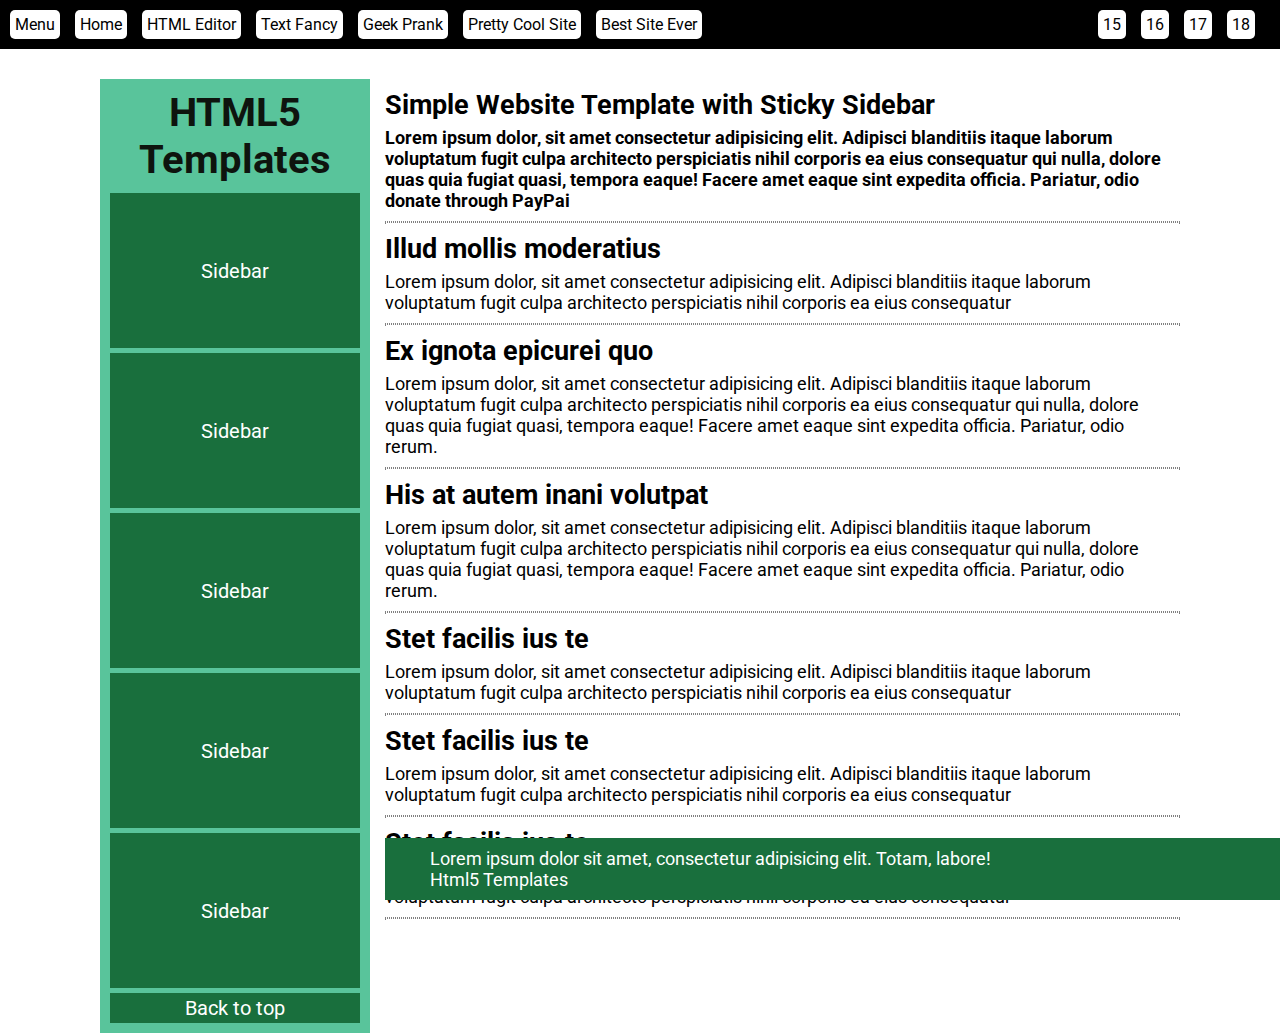
<file: lab1/index.html>
<!DOCTYPE html>
<html lang="en">

<head>
    <meta charset="UTF-8">
    <meta http-equiv="X-UA-Compatible" content="IE=edge">
    <meta name="viewport" content="width=device-width, initial-scale=1.0">
    <title>Document</title>
    <link rel="stylesheet" href="style.css">
</head>

<body>

    <div class="nav">
        <ul class="left-item">
            <li class="menu-icon"><a href="#">Menu</a></li>
            <li><a href="#">Home</a></li>
            <li><a href="#">HTML Editor</a></li>
            <li><a href="#">Text Fancy</a></li>
            <li><a href="#">Geek Prank</a></li>
            <li><a href="#">Pretty Cool Site</a></li>
            <li><a href="#">Best Site Ever</a></li>
        </ul>

        <ul class="right-item">
            <li>15</li>
            <li>16</li>
            <li>17</li>
            <li>18</li>
        </ul>
    </div>

    <section class="main">
        <div class="main-left">
            <div>
                <h1>HTML5 Templates</h1>
                <div class="sidebar">
                    Sidebar
                </div>
                <div class="sidebar">
                    Sidebar
                </div>
                <div class="sidebar">
                    Sidebar
                </div>
                <div class="sidebar">
                    Sidebar
                </div>
                <div class="sidebar">
                    Sidebar
                </div>
                <div class="arrow">
                    <a href="index.html">
                        Back to top
                    </a>
                </div>
            </div>
        </div>
        <div class="main-right">
            <p>
            <h2>Simple Website Template with Sticky Sidebar</h2>
            <strong> Lorem ipsum dolor, sit amet consectetur adipisicing elit. Adipisci blanditiis itaque laborum
                voluptatum fugit culpa architecto perspiciatis nihil corporis ea eius consequatur qui nulla, dolore
                quas
                quia fugiat quasi, tempora eaque! Facere amet eaque sint expedita officia. Pariatur, odio
                <a href=""> donate through PayPai</a>
            </strong>
            </p>
            <hr>
            <p>
            <h2>Illud mollis moderatius</h2>
            Lorem ipsum dolor, sit amet consectetur adipisicing elit. Adipisci blanditiis itaque laborum voluptatum
            fugit culpa architecto perspiciatis nihil corporis ea eius consequatur
            </p>
            <hr>
            <p>
            <h2>Ex ignota epicurei quo</h2>
            Lorem ipsum dolor, sit amet consectetur adipisicing elit. Adipisci blanditiis itaque laborum voluptatum
            fugit culpa architecto perspiciatis nihil corporis ea eius consequatur qui nulla, dolore quas quia
            fugiat
            quasi, tempora eaque! Facere amet eaque sint expedita officia. Pariatur, odio rerum.
            </p>
            <hr>
            <p>
            <h2>His at autem inani volutpat</h2>
            Lorem ipsum dolor, sit amet consectetur adipisicing elit. Adipisci blanditiis itaque laborum voluptatum
            fugit culpa architecto perspiciatis nihil corporis ea eius consequatur qui nulla, dolore quas quia
            fugiat
            quasi, tempora eaque! Facere amet eaque sint expedita officia. Pariatur, odio rerum.
            </p>
            <hr>
            <p>
            <h2>Stet facilis ius te</h2>
            Lorem ipsum dolor, sit amet consectetur adipisicing elit. Adipisci blanditiis itaque laborum voluptatum
            fugit culpa architecto perspiciatis nihil corporis ea eius consequatur
            </p>
            <hr>
            <p>
            <h2>Stet facilis ius te</h2>
            Lorem ipsum dolor, sit amet consectetur adipisicing elit. Adipisci blanditiis itaque laborum voluptatum
            fugit culpa architecto perspiciatis nihil corporis ea eius consequatur
            </p>
            <hr>
            <p>
            <h2>Stet facilis ius te</h2>
            Lorem ipsum dolor, sit amet consectetur adipisicing elit. Adipisci blanditiis itaque laborum voluptatum
            fugit culpa architecto perspiciatis nihil corporis ea eius consequatur
            </p>
            <hr>


            <footer>Lorem ipsum dolor sit amet, consectetur adipisicing elit. Totam, labore! <br><a href="">Html5
                    Templates</a></footer>
        </div>

    </section>

</body>

</html>
</file>
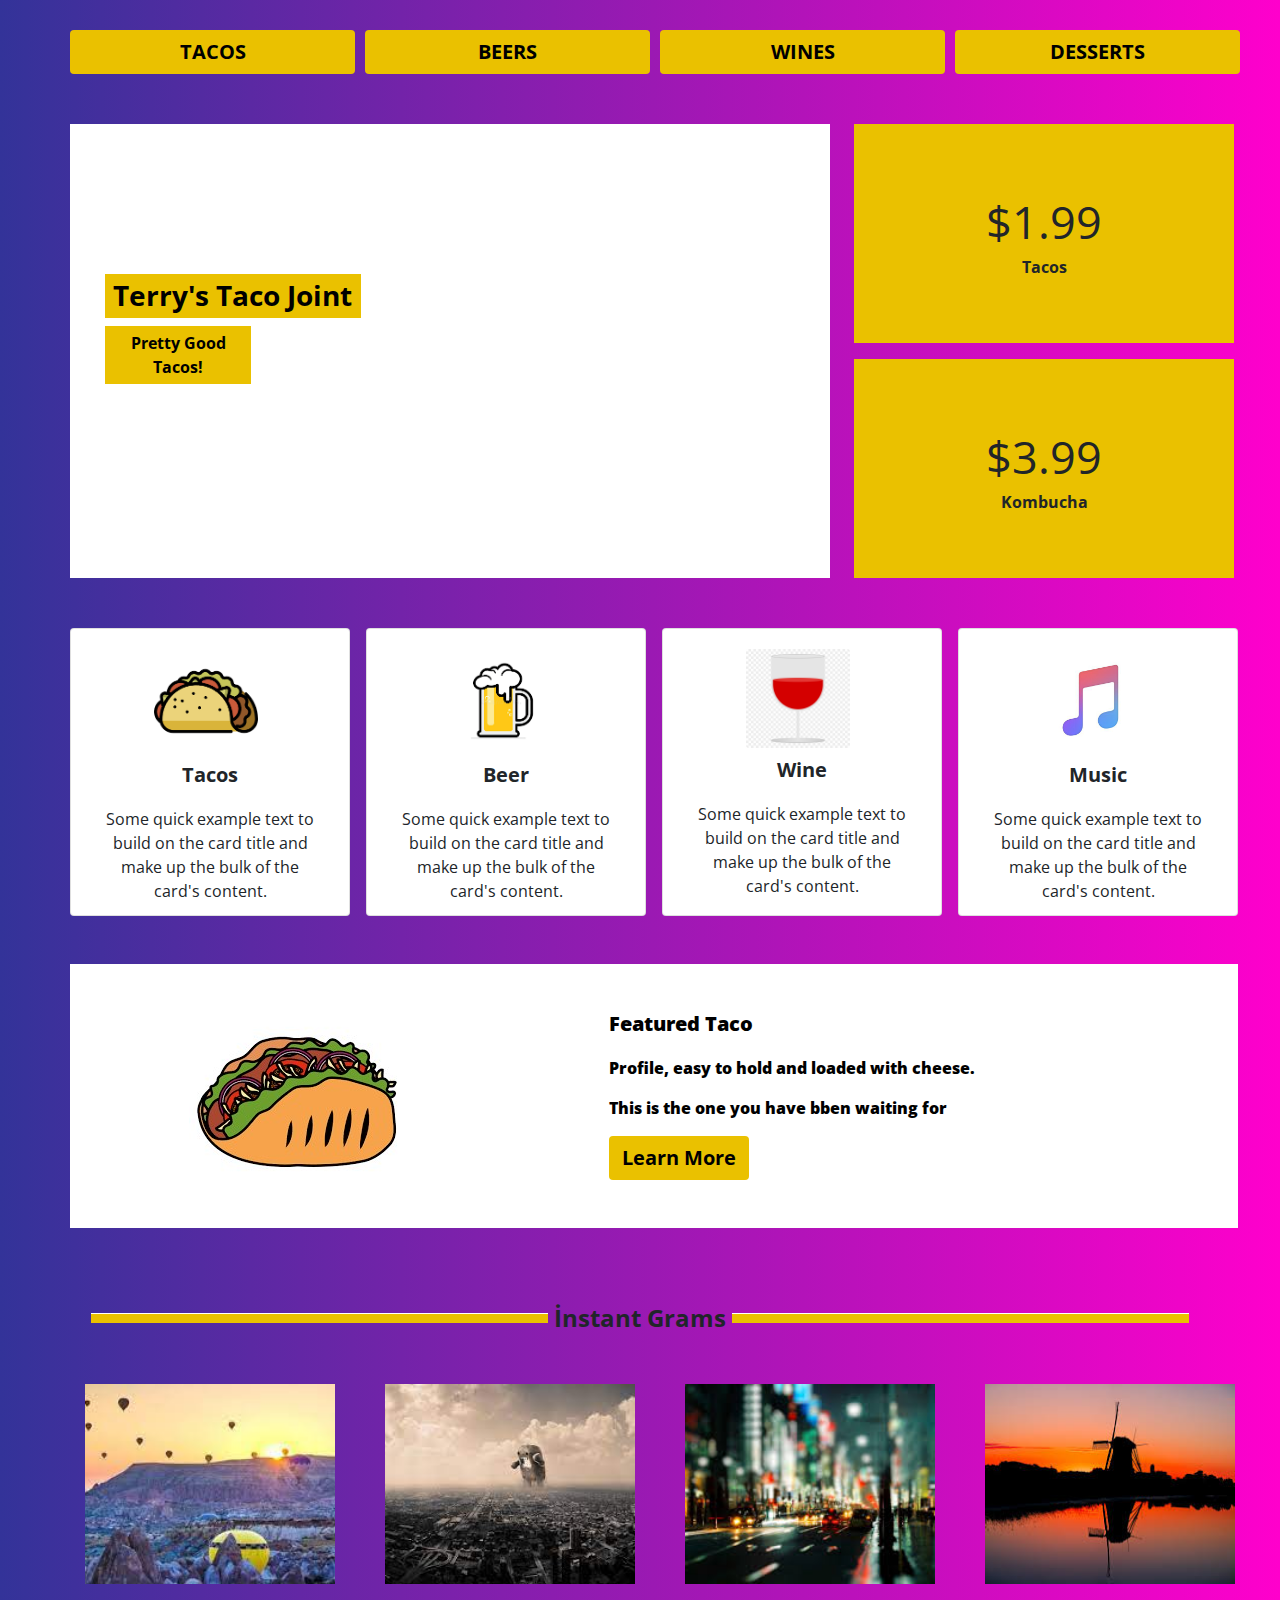
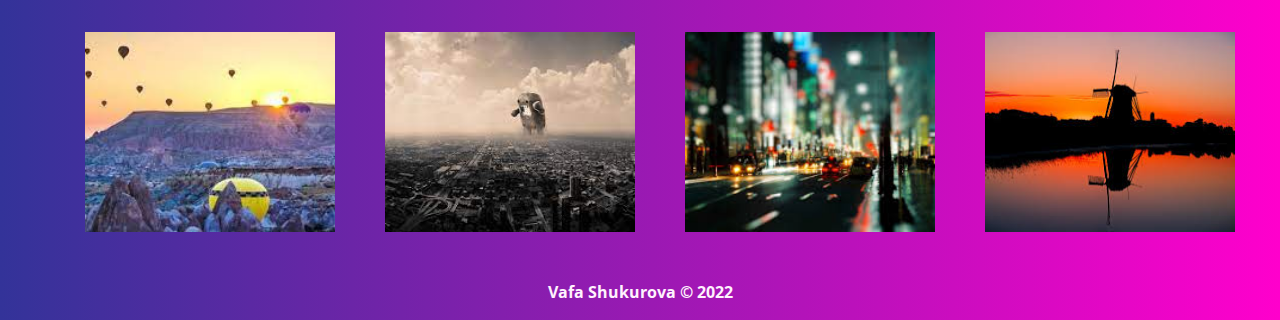
<file: lab2/index.html>
<!DOCTYPE html>
<html lang="en">

<head>
    <meta charset="UTF-8">
    <meta http-equiv="X-UA-Compatible" content="IE=edge">
    <meta name="viewport" content="width=device-width, initial-scale=1.0">
    <link rel="stylesheet" href="https://cdn.jsdelivr.net/npm/bootstrap@4.6.1/dist/css/bootstrap.min.css"
        integrity="sha384-zCbKRCUGaJDkqS1kPbPd7TveP5iyJE0EjAuZQTgFLD2ylzuqKfdKlfG/eSrtxUkn" crossorigin="anonymous">
    <link rel="stylesheet" href="https://cdn.jsdelivr.net/npm/bootstrap@4.0.0/dist/css/bootstrap.min.css"
        integrity="sha384-Gn5384xqQ1aoWXA+058RXPxPg6fy4IWvTNh0E263XmFcJlSAwiGgFAW/dAiS6JXm" crossorigin="anonymous">
    <link rel="stylesheet" href="./assets/style.css">
    <title>Document</title>
</head>

<body>
    <div class="container">
        <div class="row  buttons">
            <div class="col-3 btn">TACOS</div>
            <div class="col-3 btn">BEERS</div>
            <div class="col-3 btn">WINES</div>
            <div class="col-3 btn">DESSERTS</div>
        </div>

        <div class="row main-section">

            <div class="col-8 left-side">
                <h3>Terry's Taco Joint</h3>
                <p>Pretty Good Tacos!</p>
            </div>

            <div class="col-4 right-side">

                <div class="row sidebar">
                    <p>$1.99</p>
                    <span>Tacos</span>
                </div>
                <div class="row sidebar">
                    <p>$3.99</p>
                    <span>Kombucha</span>
                </div>
            </div>


        </div>

        <div class="row cards">

            <div class="card col-3" style="width: 18rem; height: 18rem;">
                <div class="card-body">
                    <img src="./assets/img/indir.png" alt="" class="card-img">
                    <h5 class="card-subtitle mb-2">Tacos</h5>
                    <p class="card-text">Some quick example text to build on the card title and make up the bulk of
                        the
                        card's content.</p>
                </div>
            </div>




            <div class="card col-3" style="width: 18rem; height: 18rem;">
                <div class="card-body">
                    <img src="./assets/img/indir (1).png" alt="" class="card-img">
                    <h5 class="card-subtitle mb-2">Beer</h5>
                    <p class="card-text">Some quick example text to build on the card title and make up the bulk of
                        the
                        card's content.</p>
                </div>
            </div>



            <div class="card col-3" style="width: 18rem; height: 18rem;">
                <div class="card-body">
                    <img src="./assets/img/498-4983642_wine-glass-symbol-icon-logo-wine-glass-red.png" alt=""
                        class="card-img">
                    <h5 class="card-subtitle mb-2">Wine</h5>
                    <p class="card-text">Some quick example text to build on the card title and make up the bulk of
                        the
                        card's content.</p>
                </div>
            </div>



            <div class="card col-3" style="width: 18rem; height: 18rem;">
                <div class="card-body">
                    <img src="./assets/img/d864c604298b23c445987de9294e454b.jpg" alt="" class="card-img">
                    <h5 class="card-subtitle mb-2">Music</h5>
                    <p class="card-text">Some quick example text to build on the card title and make up the bulk of
                        the
                        card's content.</p>
                </div>
            </div>


        </div>


        <div class="row feature">
            <div class="col">
                <img src="./assets/img/indir (3).jpg" alt="Yummy Taco" class="feature-img">
                <div class="content">
                    <h5>Featured Taco</h5>
                    <p>Profile, easy to hold and loaded with cheese.</p>
                    <p>This is the one you have bben waiting for</p>
                    <button class="btn">Learn More</button>
                </div>
            </div>
        </div>

        <span id="img-line">İnstant Grams</span>

        <div class="row images">

            <div class="col-3"><img src="./assets/img/2.jpg" alt=""></div>
            <div class="col-3"><img src="./assets/img/3.jpg" alt=""></div>
            <div class="col-3"><img src="./assets/img/4.jpg" alt=""></div>
            <div class="col-3"><img src="./assets/img/5.jpg" alt=""></div>
        </div>

        <div class="row images">
            <div class="col-3"><img src="./assets/img/2.jpg" alt=""></div>
            <div class="col-3"><img src="./assets/img/3.jpg" alt=""></div>
            <div class="col-3"><img src="./assets/img/4.jpg" alt=""></div>
            <div class="col-3"><img src="./assets/img/5.jpg" alt=""></div>
        </div>
 

    </div>
    <footer>Vafa Shukurova &copy; 2022</footer>

</body>

</html>
</file>
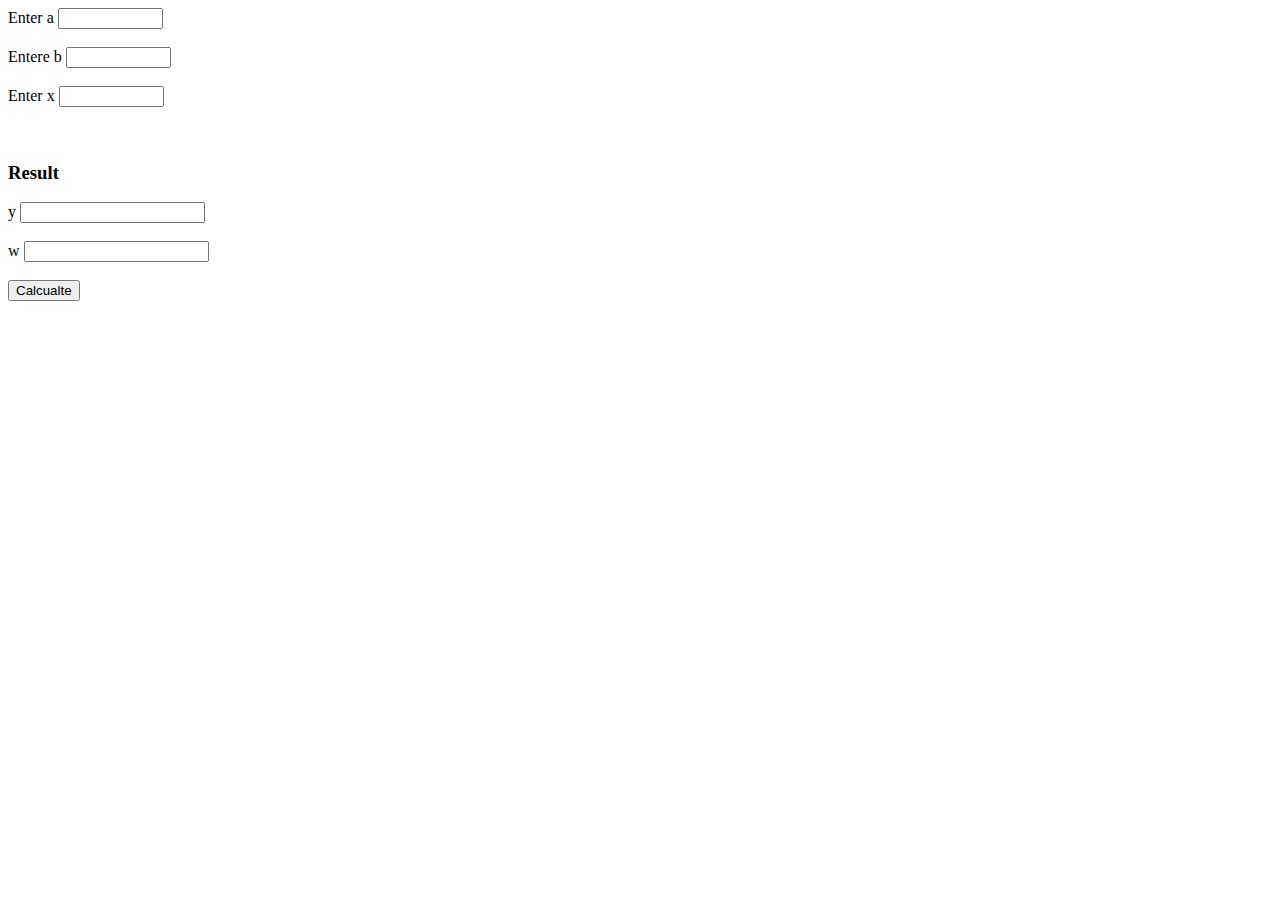
<file: lab3/index.html>
<!DOCTYPE html>

<html lang="en">
  <head>
    <meta charset="UTF-8" />
    <meta http-equiv="X-UA-Compatible" content="IE=edge" />
    <meta name="viewport" content="width=device-width, initial-scale=1.0" />
    <title></title>

    <script language="Javascript">
      function fun() {
        let a, b, y, x, w;
        a = Number(document.forma.a.value);
        b = Number(document.forma.b.value);
        x = Number(document.forma.x.value);
        y = (x+1)* Math.pow(x, 2)/b - Math.pow(Math.sin(x+a),2);
        w = Math.sqrt(x * b/a) + Math.pow(y, 2)*Math.pow((Math.pow(Math.sin(x+b),2)),2);
        document.forma.y.value = y;
        document.forma.w.value = w;
      }
    </script>
  </head>
  <body>
    <form name="forma">
      Enter a <input type="text" name="a" size="10" /> <br />
      <br />
      Entere b <input type="text" name="b" size="10" /> <br />
      <br />
      Enter x <input type="text" name="x" size="10" /> <br />
      <br />
      <br />

      <h3>Result</h3>

      y <input type="text" name="y" size="20" /> <br />
      <br />
      w <input type="text" name="w" size="20" /> <br />
      <br />

      <input type="button" value="Calcualte" onclick="fun()" /> <br />
    </form>
  </body>
</html>
</file>
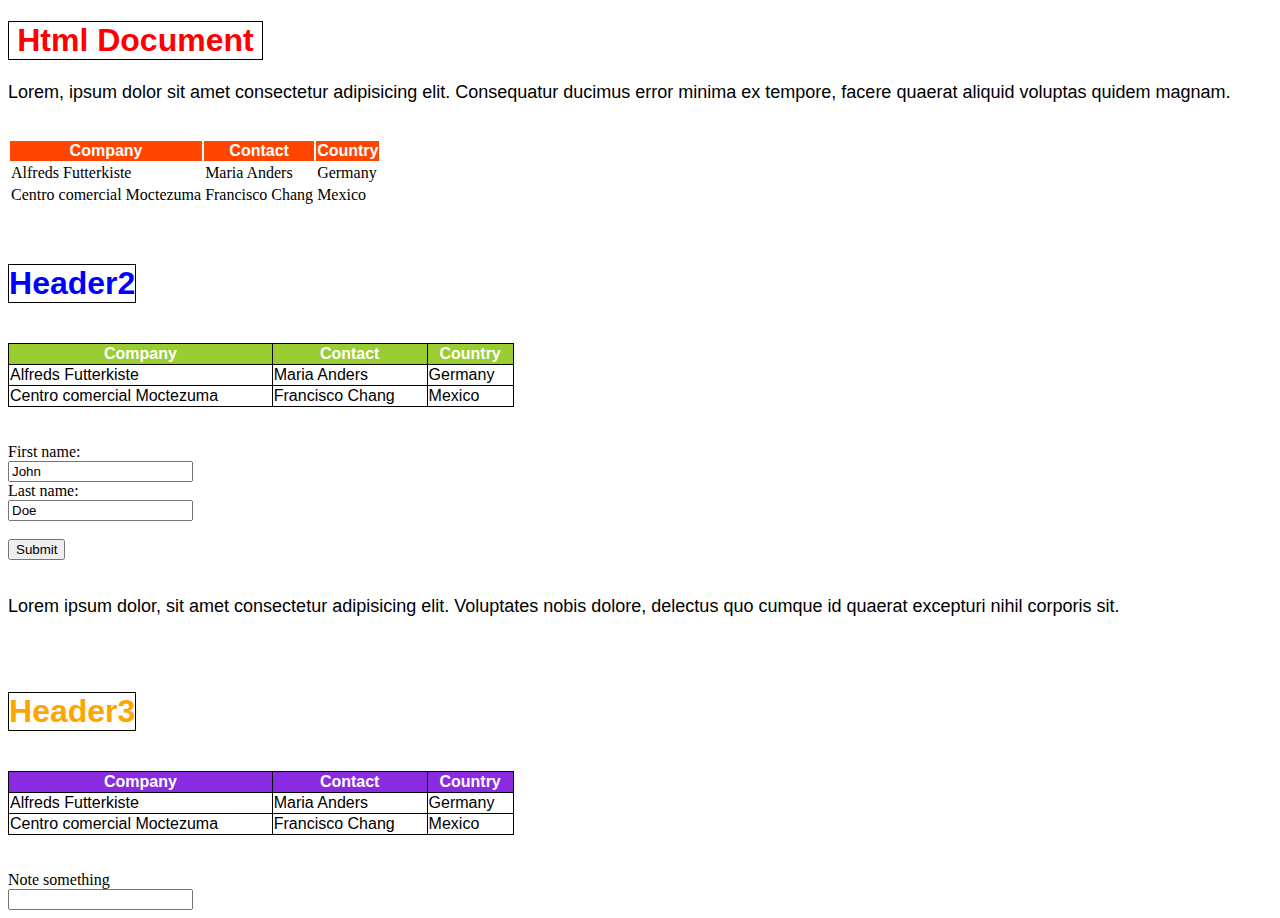
<file: lab4/index.html>
<!DOCTYPE html>
<html lang="en">
  <head>
    <meta charset="UTF-8" />
    <meta http-equiv="X-UA-Compatible" content="IE=edge" />
    <meta name="viewport" content="width=device-width, initial-scale=1.0" />
    <title>ADNSU Lab4</title>
    <link rel="stylesheet" href="style.css" />
  </head>
  <body>
    <h1
      style="
        font-family: 'Franklin Gothic Medium', 'Arial Narrow', Arial, sans-serif;
        color: red;
        border: 1px solid black;
        width: 20%;
        text-align: center;
      "
    >
      Html Document
    </h1>

    <p>
      Lorem, ipsum dolor sit amet consectetur adipisicing elit. Consequatur
      ducimus error minima ex tempore, facere quaerat aliquid voluptas quidem
      magnam.
    </p>
    <br />
    <table>
      <tr border="1" class="company" style="background-color: orangered; color: #fff;">
        <th>Company</th>
        <th>Contact</th>
        <th>Country</th>
      </tr>
      <tr>
        <td>Alfreds Futterkiste</td>
        <td>Maria Anders</td>
        <td>Germany</td>
      </tr>
      <tr>
        <td>Centro comercial Moctezuma</td>
        <td>Francisco Chang</td>
        <td>Mexico</td>
      </tr>
    </table>
    <br />
    <br />
    <h1>Header2</h1>
    <br />
    <table border="1" class="company">
      <tr style="background-color: yellowgreen; color: #fff;">
        <th>Company</th>
        <th>Contact</th>
        <th>Country</th>
      </tr>
      <tr>
        <td>Alfreds Futterkiste</td>
        <td>Maria Anders</td>
        <td>Germany</td>
      </tr>
      <tr>
        <td>Centro comercial Moctezuma</td>
        <td>Francisco Chang</td>
        <td>Mexico</td>
      </tr>
    </table>
    <br />
    <br />
    <form>
      <label for="name">First name:</label><br />
      <input type="text" id="name" name="name" value="John" /><br />
      <label for="name">Last name:</label><br />
      <input type="text" id="name" name="name" value="Doe" /><br /><br />
      <input type="submit" value="Submit" />
    </form>

    <br />
    <p>
      Lorem ipsum dolor, sit amet consectetur adipisicing elit. Voluptates nobis
      dolore, delectus quo cumque id quaerat excepturi nihil corporis sit.
    </p>
    <br />
    <br />
    <h1 id="header">Header3</h1>
    <br />
    <table border="1" class="company">
      <tr style="background-color: blueviolet; color: #fff;">
        <th>Company</th>
        <th>Contact</th>
        <th>Country</th>
      </tr>
      <tr>
        <td>Alfreds Futterkiste</td>
        <td>Maria Anders</td>
        <td>Germany</td>
      </tr>
      <tr>
        <td>Centro comercial Moctezuma</td>
        <td>Francisco Chang</td>
        <td>Mexico</td>
      </tr>
    </table>
    <br />
    <br />
    <label>Note something</label> <br />
    <input type="text" />
  </body>
</html>
</file>
<file: lab1/style.css>
@import url('https://fonts.googleapis.com/css2?family=Roboto:ital,wght@0,300;0,400;0,500;0,700;1,400;1,700&display=swap');

* {
    padding: 0;
    margin: 0;
    font-family: 'Roboto', sans-serif;
}

.nav {
    background-color: black;
    color: white;
    display: flex;
    justify-content: space-between;
    padding: 10px;

}


a {
    color: black;
    text-decoration: none;
}

ul {
    display: flex;
}

li {
    list-style: none;
    background-color: white;
    color: black;
    margin-right: 15px;
    padding: 5px;
    border-radius: 5px;

}

.main {
    margin-top: 30px;
    display: flex;
    padding: 10px;
    padding: 0.01em 100px;
}

.main-left {
    background-color:
        #59c49b;
    color: white;
    margin-right: 15px;
    padding: 5px;
    text-align: center;
    font-size: 20px;

}

.main-left h1 {
    color: rgb(14, 20, 14);
    padding: 5px 0;
}

.sidebar, .arrow {
    background-color:
        #196f3d;
    margin: 5px;
    width: 250px;
    height: 155px;
    display: flex;
    justify-content: center;
    align-items: center;
}

.arrow {
    height: 30px;
}

.main-right {
    font-size: 18px;

}

.main-right p {
    padding: 5px 10px;
}

.main-right h2 {
    padding-bottom: 6px;
}

hr {
    border: 1px dotted gray;
}

footer {
    background-color:
        #196f3d;
    color: white;
    padding: 10px 45px;
    margin-top: 15px;
    position: fixed;
    bottom: 0px;
    width: 100%;

}

footer a, .arrow a {
    color: white;
}
</file>
<file: lab2/assets/style.css>
@import url('https://fonts.googleapis.com/css2?family=Open+Sans:wght@400;500;600&display=swap');

* {
    margin: 0;
    padding: 0;
    box-sizing: border-box;
}

body {
    background: #ff00cc;
    background: -webkit-linear-gradient(to right, #333399, #ff00cc);
    background: linear-gradient(to right, #333399, #ff00cc);
    font-family: 'Open Sans', sans-serif;
}


.buttons {
    margin-top: 30px;
    flex-wrap: nowrap;
}

.btn {
    background-color: #eac100;
    color: black;
    text-align: center;
    font-weight: bold;
    margin-right: 10px;
    font-size: 20px;
}

.main-section {
    margin-top: 50px;
    flex-wrap: nowrap;
}

.cards {
    margin-top: 50px;
    flex-wrap: nowrap;
    width: 70em;

}

.left-side {
    background-color: #fff;
    padding-top: 150px;
    padding-bottom: 150px;
}

.left-side h3,
.left-side p {
    margin-left: 20px;
    background-color: #eac100;
    color: black;
    font-weight: bold;
    width: 35%;
    text-align: center;
    padding: 5px 0px;
}

.left-side p {
    width: 20%;
}

.right-side {
    margin-left: 1.5em;
}

.card:not(:first-child) {
    margin-left: 1em;
}


.sidebar {
    background-color: #eac100;
    padding: 4em;

}

.sidebar:not(:first-child) {
    margin-top: 1em;
}

.sidebar p, .sidebar span {
    width: 100%;
    text-align: center;
}

.sidebar p {
    font-size: 2.8em;
    margin-bottom: 0;
}

.sidebar span {
    font-size: 1em;
    font-weight: bold;
}

.card-img {
    width: 50%;
    object-fit: contain;
    margin-left: 3em;
    margin-bottom: 1em;
}

.card-subtitle {
    text-align: center;
    font-weight: bold;
}

.card-text {
    text-align: center;
    margin-top: 1.2em;
}

.btn {
    background-color: #eac100;
    color: black;
}

.feature {
    background-color: #fff;
    display: flex;
    width: 73em;
    margin-top: 3em;
    margin-bottom: 2em;
}

.col {
    display: flex;
    justify-content: space-around;
}

.content h5, .content p {
    font-weight: 900;
    color: black;
}

.content {
    padding: 3em 0;
    margin-right: 9em;
}

.feature-img {
    object-fit: contain;
}

.content h5 {
    margin-bottom: 1em;
}



.images {
    margin-top: 3em;
    margin-bottom: 2em;
    width: 75em;
}

.images {

    justify-content: flex-start;
}

.images img {
    width: 250px;
    height: 200px;
    object-fit: cover;
}

.images .row .col-3:not(:first-child) {
    margin-left: 2em;
}

#img-line {
    margin-top: 3em;
    display: flex;
    font-weight: bold;
    font-size: 1.5em;
}

#img-line:before, #img-line:after {
    color: white;
    content: '';
    flex: 1;
    border-bottom: 0.4em solid #eac100;
    margin: auto 0.25em;
    box-shadow: 0 -1px;
}

footer {
    color: rgb(255, 242, 253);
    font-weight: bold;
    text-align: center;
    padding: 1em;
    cursor: pointer;
}
</file>
<file: lab4/style.css>
h1 {
    font-family: "Franklin Gothic Medium", "Arial Narrow", Arial, sans-serif;
    color: blue;
    border: 1px solid black;
    width: 10%;
    text-align: center;
  }
  p {
    font-size: 18px;
    font-family: "Franklin Gothic Medium", "Arial Narrow", Arial, sans-serif;
  }
  
  #header {
      font-family: "Franklin Gothic Medium", "Arial Narrow", Arial, sans-serif;
      color: orange;
      text-align: center;
    }
    
    .company {
      border-collapse: collapse;
      width: 40%;
      border: 1px solid black;
      font-size: 16px;
      font-family: "Franklin Gothic Medium", "Arial Narrow", Arial, sans-serif;
    }
</file>
